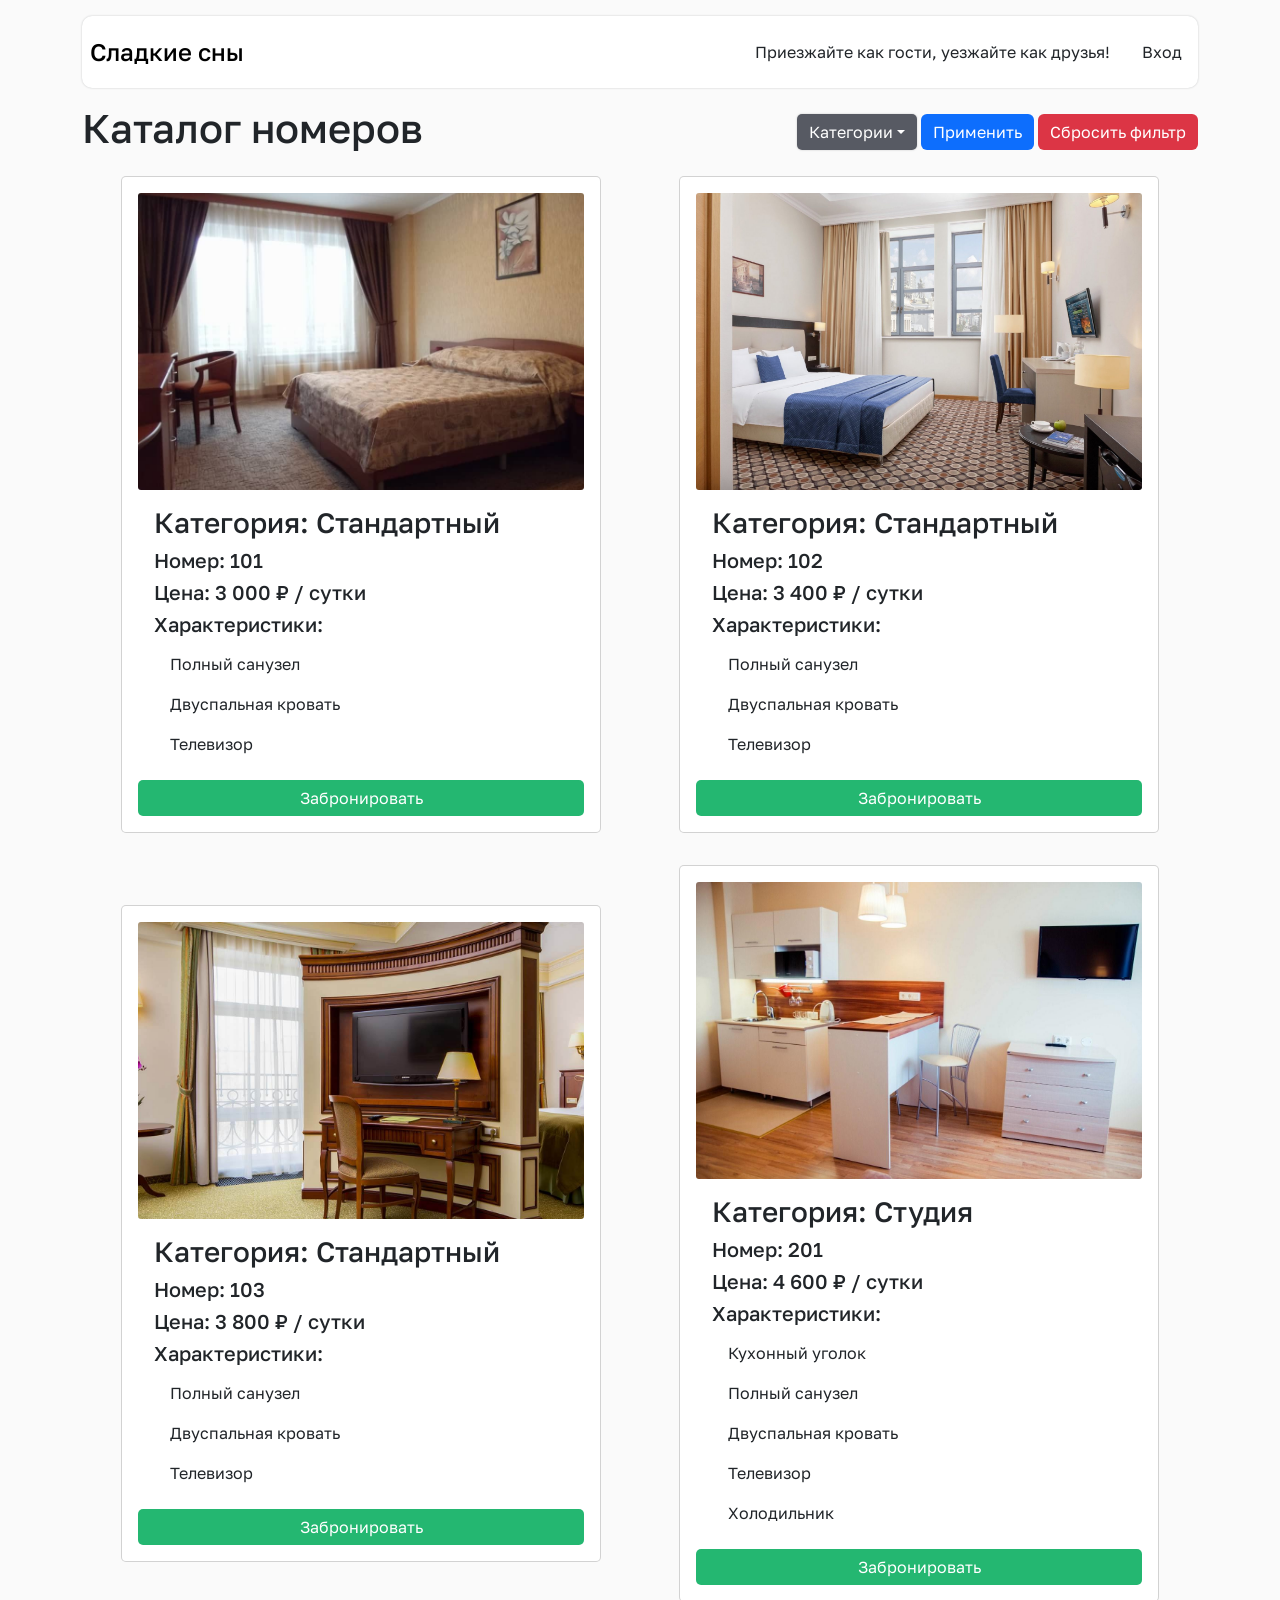
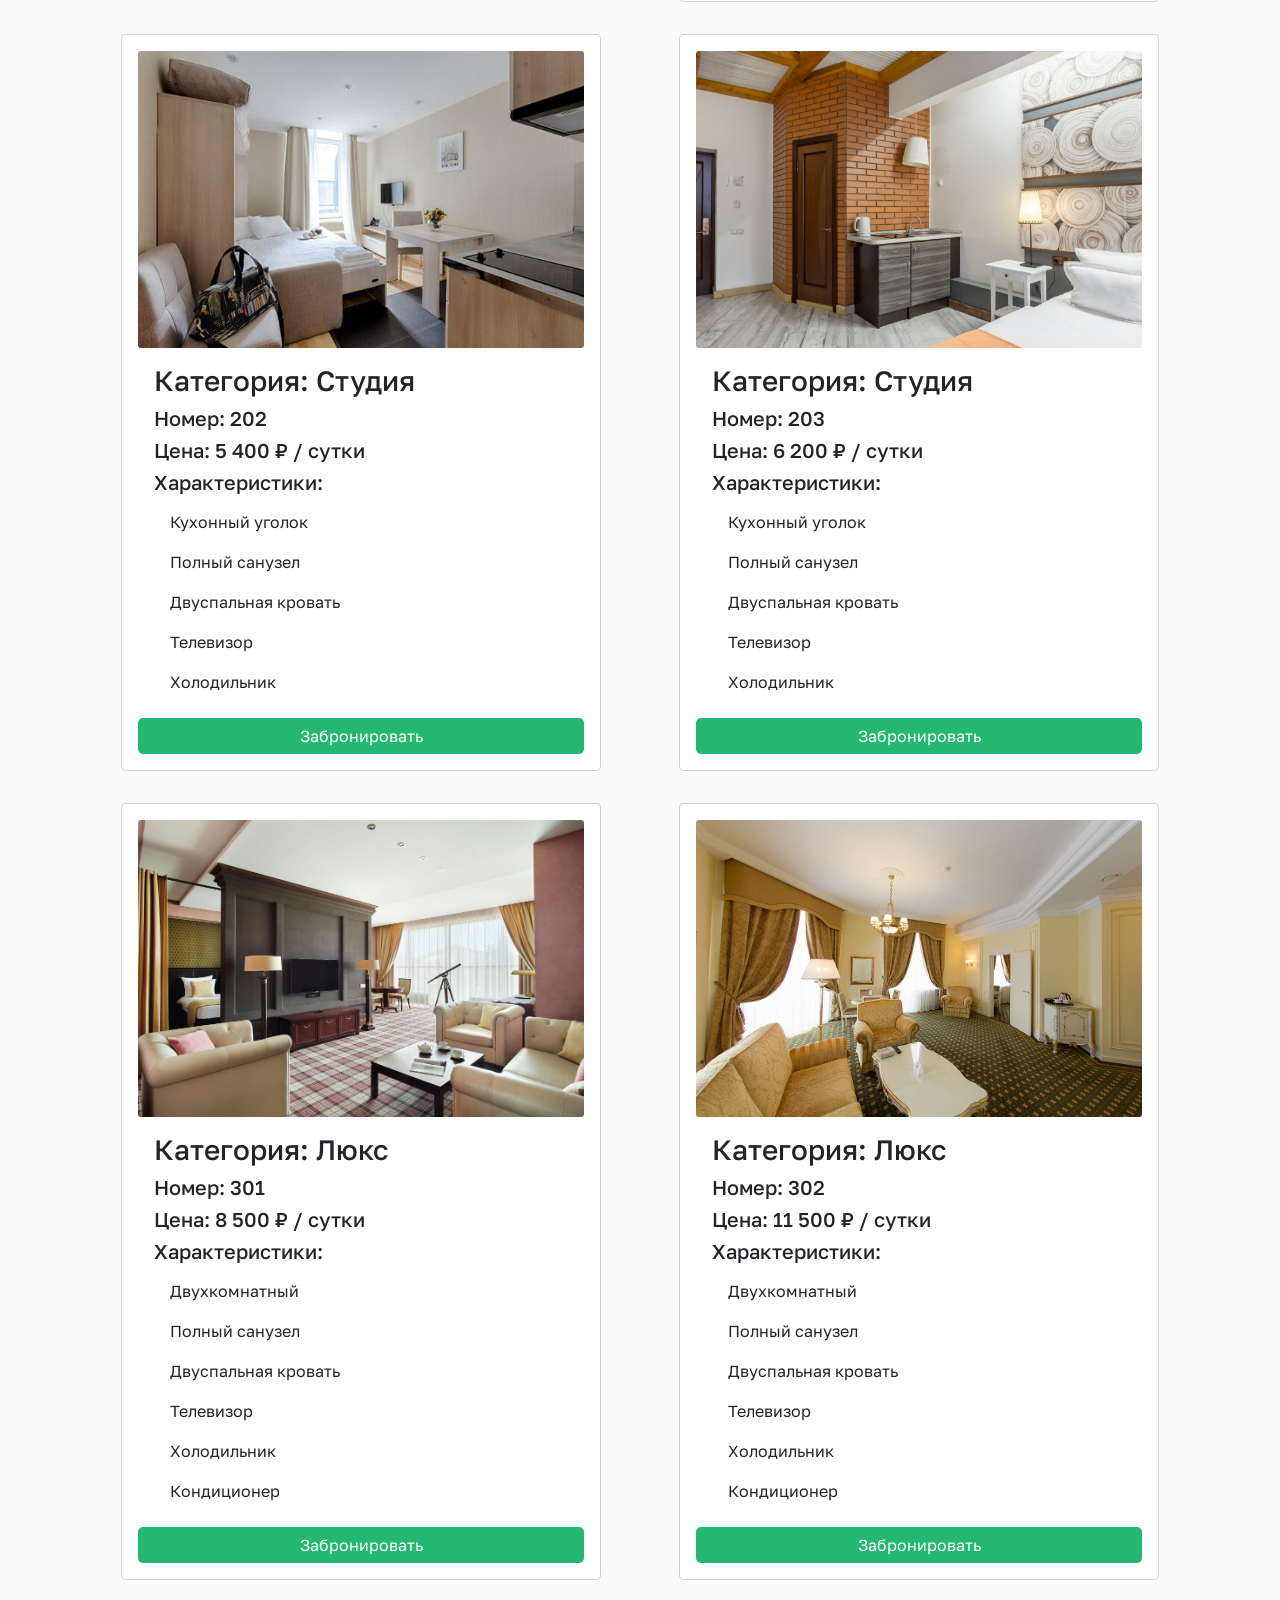
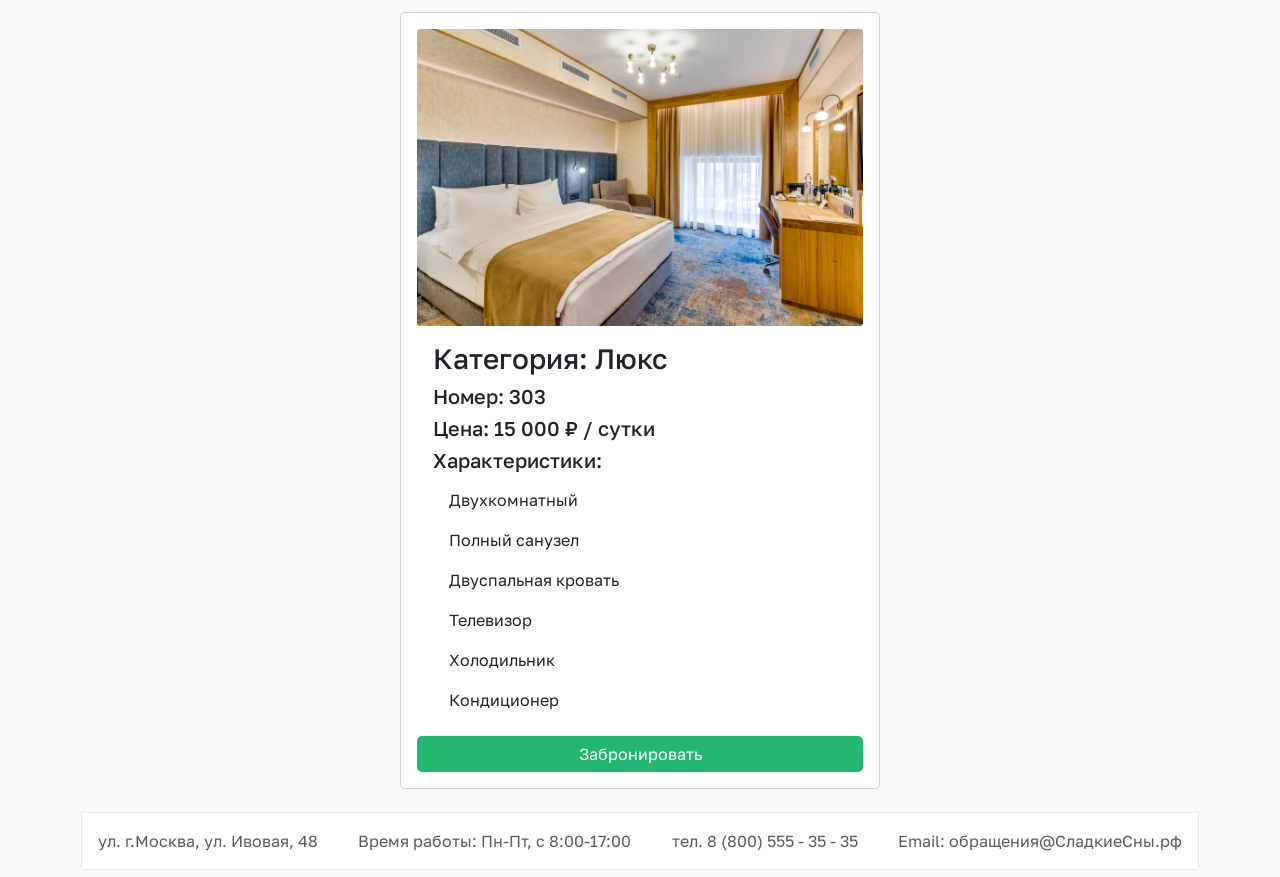
<file: index.html>
<!doctype html>
<html lang="ru">
<head>
    <meta charset="UTF-8">
    <meta name="viewport" content="width=device-width, initial-scale=1.0">
    <link rel="stylesheet" href="css/bootstrap.min.css">
    <link rel="stylesheet" href="css/index.css">
    <title>Каталог номеров - Сладкие сны</title>
</head>
<body class="container">
<header class="d-flex flex-wrap justify-content-center py-3">
    <a href="index.html" class="d-flex align-items-center mb-3 mb-md-0 me-md-auto link-body-emphasis text-decoration-none">
        <span class="fs-4 mx-2 fw-medium">Сладкие сны</span>
    </a>
    <ul class="nav" id="nav"></ul>
</header>
<div id="alerts"></div>
<main>
    <div class="d-flex justify-content-between flex-wrap align-items-center">
        <h1>Каталог номеров</h1>
        <form id="filter" class="plain" method="get" action="index.html">
            <div class="dropdown d-inline-block">
                <button class="btn btn-secondary dropdown-toggle" type="button" data-bs-toggle="dropdown" data-bs-auto-close="outside" aria-expanded="false">Категории</button>
                <ul class="dropdown-menu p-2" id="filter-list"></ul>
            </div>
            <button class="btn btn-primary my-1" type="submit">Применить</button>
            <a class="btn btn-danger my-1" href="index.html">Сбросить фильтр</a>
        </form>
    </div>
    <div id="filter-note"></div>
    <div class="d-flex justify-content-around flex-wrap align-items-center" id="rooms"></div>
</main>
<footer class="py-2 my-2">
    <ul class="nav justify-content-between align-items-center">
        <li class="nav-item"><a href="#" class="nav-link text-body-secondary">ул. г.Москва, ул. Ивовая, 48</a></li>
        <li class="nav-item"><a href="#" class="nav-link text-body-secondary">Время работы: Пн-Пт, с 8:00-17:00</a></li>
        <li class="nav-item"><a href="tel:88005553535" class="nav-link text-body-secondary">тел. 8 (800) 555 - 35 - 35</a></li>
        <li class="nav-item"><a href="mailto:обращения@СладкиеСны.рф" class="nav-link text-body-secondary">Email: обращения@СладкиеСны.рф</a></li>
    </ul>
</footer>
<script src="js/bootstrap.bundle.min.js"></script>
<script src="js/common.js"></script>
<script src="js/catalog.js"></script>
</body>
</html>
</file>
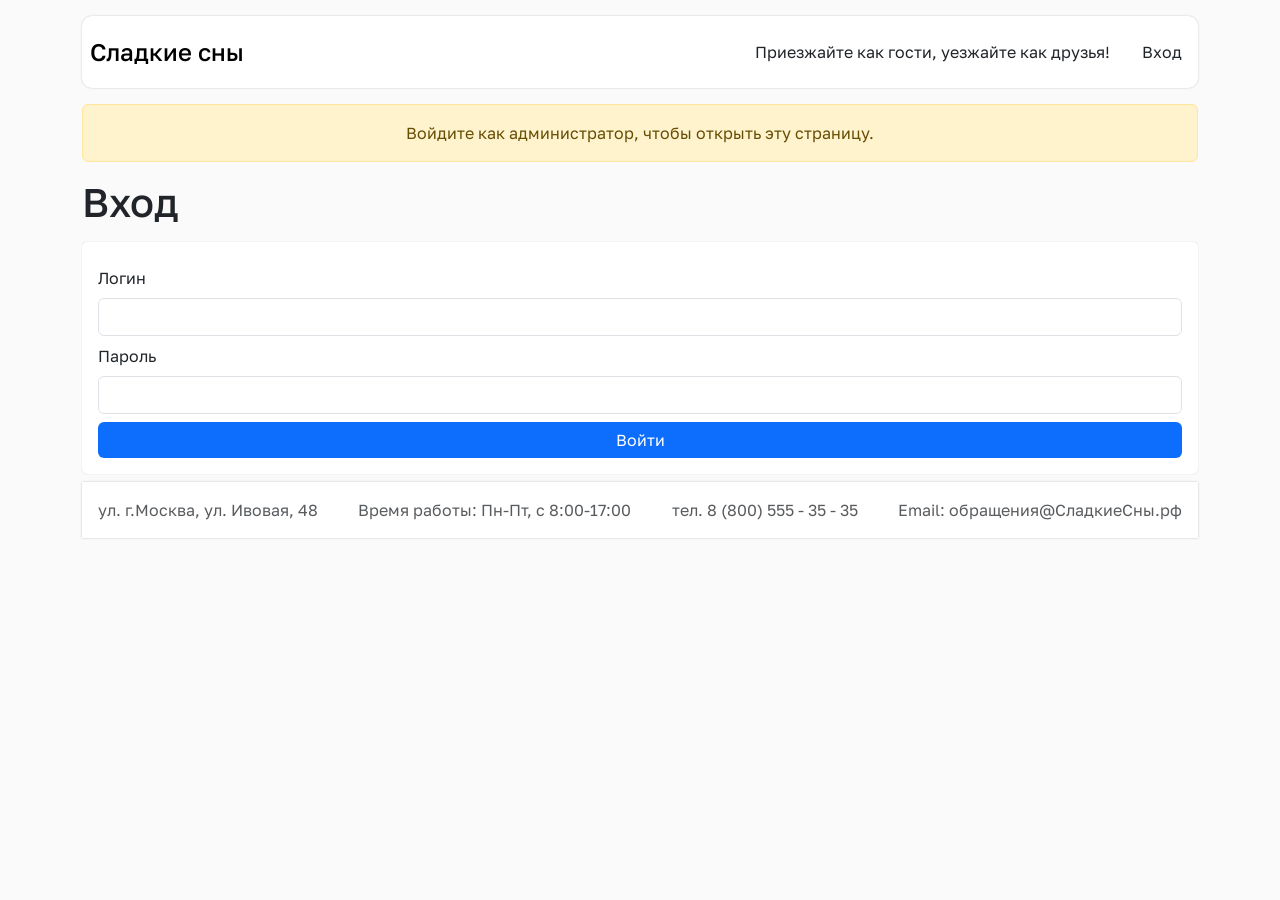
<file: admin.html>
<!doctype html>
<html lang="ru">
<head>
    <meta charset="UTF-8">
    <meta name="viewport" content="width=device-width, initial-scale=1.0">
    <link rel="stylesheet" href="css/bootstrap.min.css">
    <link rel="stylesheet" href="css/index.css">
    <title>Панель администратора - Сладкие сны</title>
</head>
<body class="container">
<header class="d-flex flex-wrap justify-content-center py-3">
    <a href="index.html" class="d-flex align-items-center mb-3 mb-md-0 me-md-auto link-body-emphasis text-decoration-none">
        <span class="fs-4 mx-2 fw-medium">Сладкие сны</span>
    </a>
    <ul class="nav" id="nav"></ul>
</header>
<div id="alerts"></div>
<main>
    <div class="d-flex justify-content-between flex-wrap align-items-center">
        <h1>Панель администратора</h1>
    </div>
    <div id="empty" class="alert alert-info d-none">Заявок пока нет.</div>
    <div class="d-flex justify-content-around flex-wrap align-items-center" id="bookings"></div>
</main>
<footer class="py-2 my-2">
    <ul class="nav justify-content-between align-items-center">
        <li class="nav-item"><a href="#" class="nav-link text-body-secondary">ул. г.Москва, ул. Ивовая, 48</a></li>
        <li class="nav-item"><a href="#" class="nav-link text-body-secondary">Время работы: Пн-Пт, с 8:00-17:00</a></li>
        <li class="nav-item"><a href="tel:88005553535" class="nav-link text-body-secondary">тел. 8 (800) 555 - 35 - 35</a></li>
        <li class="nav-item"><a href="mailto:обращения@СладкиеСны.рф" class="nav-link text-body-secondary">Email: обращения@СладкиеСны.рф</a></li>
    </ul>
</footer>
<script src="js/bootstrap.bundle.min.js"></script>
<script src="js/common.js"></script>
<script src="js/admin.js"></script>
</body>
</html>
</file>
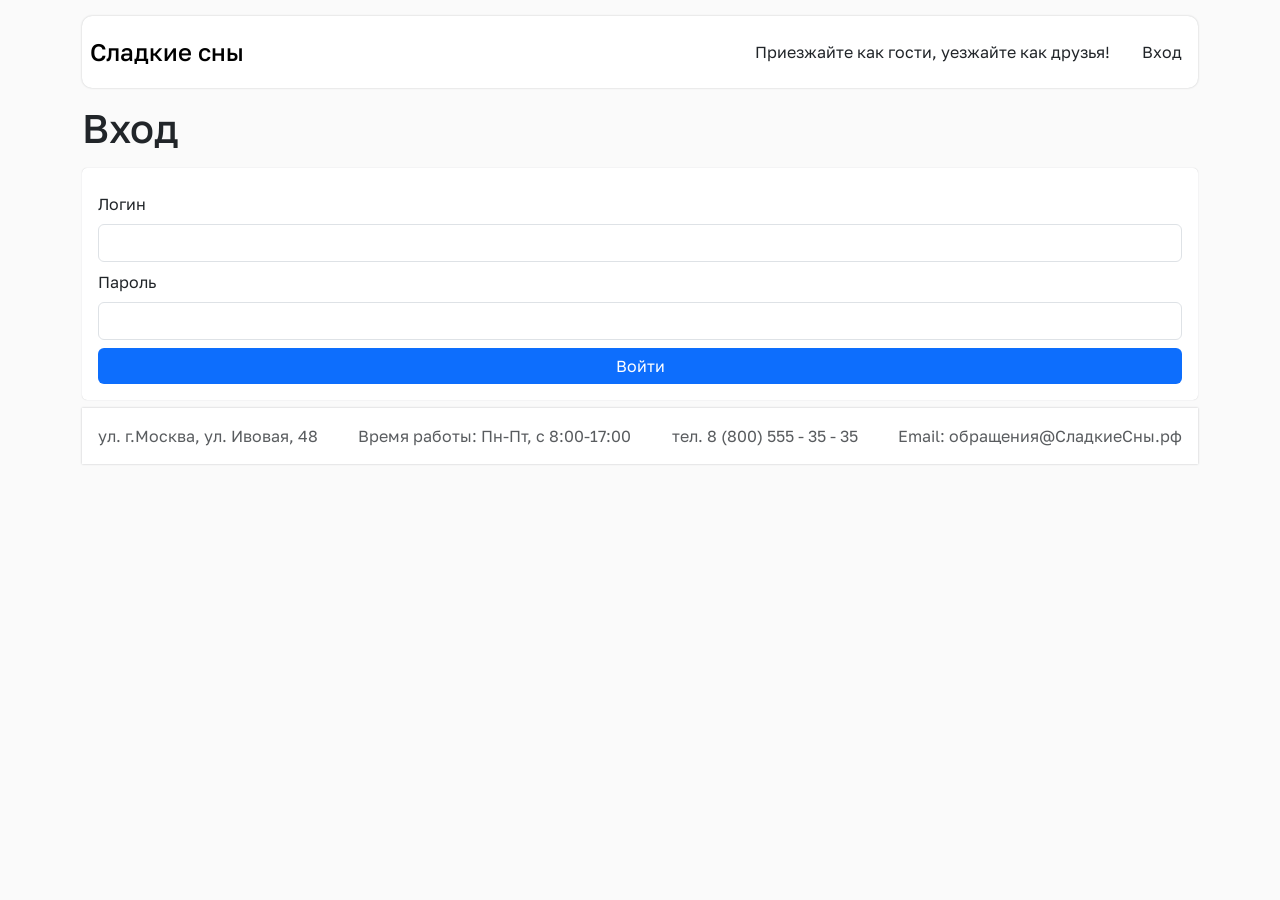
<file: login.html>
<!doctype html>
<html lang="ru">
<head>
    <meta charset="UTF-8">
    <meta name="viewport" content="width=device-width, initial-scale=1.0">
    <link rel="stylesheet" href="css/bootstrap.min.css">
    <link rel="stylesheet" href="css/index.css">
    <title>Вход - Сладкие сны</title>
</head>
<body class="container">
<header class="d-flex flex-wrap justify-content-center py-3">
    <a href="index.html" class="d-flex align-items-center mb-3 mb-md-0 me-md-auto link-body-emphasis text-decoration-none">
        <span class="fs-4 mx-2 fw-medium">Сладкие сны</span>
    </a>
    <ul class="nav" id="nav"></ul>
</header>
<div id="alerts"></div>
<main>
    <div class="d-flex justify-content-between flex-wrap align-items-center">
        <h1>Вход</h1>
    </div>
    <form class="my-2" id="login-form" novalidate>
        <div class="my-2">
            <label for="username" class="form-label">Логин</label>
            <input type="text" class="form-control" id="username" maxlength="30" required>
        </div>
        <div class="my-2">
            <label for="password" class="form-label">Пароль</label>
            <input type="password" class="form-control" id="password" required>
        </div>
        <div class="d-grid gap-2">
            <button class="btn btn-primary" type="submit">Войти</button>
        </div>
    </form>
</main>
<footer class="py-2 my-2">
    <ul class="nav justify-content-between align-items-center">
        <li class="nav-item"><a href="#" class="nav-link text-body-secondary">ул. г.Москва, ул. Ивовая, 48</a></li>
        <li class="nav-item"><a href="#" class="nav-link text-body-secondary">Время работы: Пн-Пт, с 8:00-17:00</a></li>
        <li class="nav-item"><a href="tel:88005553535" class="nav-link text-body-secondary">тел. 8 (800) 555 - 35 - 35</a></li>
        <li class="nav-item"><a href="mailto:обращения@СладкиеСны.рф" class="nav-link text-body-secondary">Email: обращения@СладкиеСны.рф</a></li>
    </ul>
</footer>
<script src="js/bootstrap.bundle.min.js"></script>
<script src="js/common.js"></script>
<script src="js/login.js"></script>
</body>
</html>
</file>
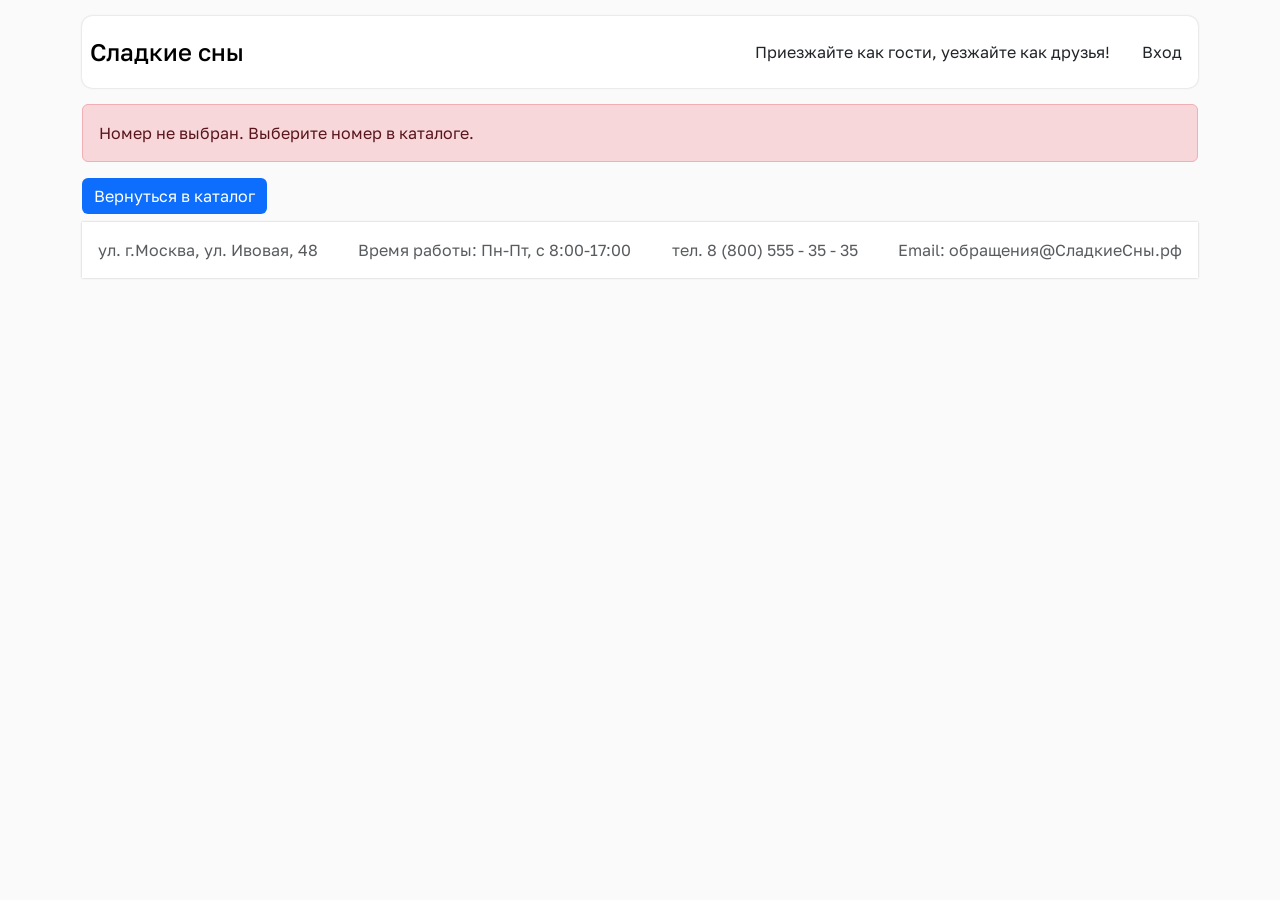
<file: order.html>
<!doctype html>
<html lang="ru">
<head>
    <meta charset="UTF-8">
    <meta name="viewport" content="width=device-width, initial-scale=1.0">
    <link rel="stylesheet" href="css/bootstrap.min.css">
    <link rel="stylesheet" href="css/index.css">
    <title>Бронирование номера - Сладкие сны</title>
</head>
<body class="container">
<header class="d-flex flex-wrap justify-content-center py-3">
    <a href="index.html" class="d-flex align-items-center mb-3 mb-md-0 me-md-auto link-body-emphasis text-decoration-none">
        <span class="fs-4 mx-2 fw-medium">Сладкие сны</span>
    </a>
    <ul class="nav" id="nav"></ul>
</header>
<div id="alerts"></div>
<main>
    <div class="d-flex justify-content-between flex-wrap align-items-center">
        <h1>Бронирование номера</h1>
    </div>
    <p class="lead" id="room-info"></p>
    <form class="row g-3 my-2" id="booking-form" novalidate>
        <div class="col-md-4">
            <label for="validationCustom01" class="form-label">Имя</label>
            <input type="text" class="form-control" id="validationCustom01" name="first_name" maxlength="50" required>
            <div class="invalid-feedback"></div>
        </div>
        <div class="col-md-4">
            <label for="validationCustom02" class="form-label">Фамилия</label>
            <input type="text" class="form-control" id="validationCustom02" name="last_name" maxlength="50" required>
            <div class="invalid-feedback"></div>
        </div>
        <div class="col-md-4">
            <label for="validationCustomPhone" class="form-label">Телефон</label>
            <input type="text" class="form-control" id="validationCustomPhone" name="phone" maxlength="16" required>
            <div class="invalid-feedback"></div>
        </div>
        <div class="col-md-6">
            <label for="validationCustom03" class="form-label">Почта</label>
            <input type="text" class="form-control" id="validationCustom03" name="email" maxlength="100" required>
            <div class="invalid-feedback"></div>
        </div>
        <div class="col-12">
            <div id="calendar" aria-label="Календарь бронирования"></div>
        </div>
        <div class="col-md-3">
            <label for="validationCustom04" class="form-label">Дата заезда</label>
            <input type="date" class="form-control" id="validationCustom04" name="check_in" required>
            <div class="invalid-feedback"></div>
        </div>
        <div class="col-md-3">
            <label for="validationCustom05" class="form-label">Дата выезда</label>
            <input type="date" class="form-control" id="validationCustom05" name="check_out" required>
            <div class="invalid-feedback"></div>
        </div>
        <div class="d-grid gap-2">
            <button class="btn btn-primary" type="submit">Отправить заявку</button>
        </div>
    </form>
</main>
<footer class="py-2 my-2">
    <ul class="nav justify-content-between align-items-center">
        <li class="nav-item"><a href="#" class="nav-link text-body-secondary">ул. г.Москва, ул. Ивовая, 48</a></li>
        <li class="nav-item"><a href="#" class="nav-link text-body-secondary">Время работы: Пн-Пт, с 8:00-17:00</a></li>
        <li class="nav-item"><a href="tel:88005553535" class="nav-link text-body-secondary">тел. 8 (800) 555 - 35 - 35</a></li>
        <li class="nav-item"><a href="mailto:обращения@СладкиеСны.рф" class="nav-link text-body-secondary">Email: обращения@СладкиеСны.рф</a></li>
    </ul>
</footer>
<script src="js/bootstrap.bundle.min.js"></script>
<script src="js/common.js"></script>
<script src="js/jquery-3.7.1.slim.min.js"></script>
<script src="js/jquery.inputmask.min.js"></script>
<script src="js/index.js"></script>
<script src="js/order.js"></script>
<script src="js/calendar.js"></script>
</body>
</html>
</file>
<file: css/index.css>
@font-face {
    src: url("../fonts/GolosText-Regular.ttf");
    font-family: "Golos";
    font-weight: normal;
}

@font-face {
    src: url("../fonts/GolosText-Medium.ttf");
    font-family: "Golos";
    font-weight: 500;
}

@font-face {
    src: url("../fonts/GolosText-Bold.ttf");
    font-family: "Golos";
    font-weight: bold;
}

body {
    background: #FAFAFA;
    color: #212529;
    font-size: 16px;
    font-family: "Golos", sans-serif;
}

header {
    margin: 1rem 0;
    border-radius: 10px;
    box-shadow: 0 0 2px 0 rgba(33, 37, 41, 0.25);
    background: rgb(255, 255, 255);
}

footer{
    box-shadow: 0 0 2px 0 rgba(33, 37, 41, 0.25);
    background: rgb(255, 255, 255);
}

.nav-link {
    color: #212529;
}

.card {
    padding: 1rem;
    max-width: 30rem;
    max-height: 45rem;
    border-radius: 5px;
    box-shadow: 0 0 1px 0 rgba(33, 37, 41, 0.02);
    background: rgb(255, 255, 255);
    margin: 1rem 0;
    transition: all .3s ease-in-out;


    .card-img-top {
        border-radius: 3px;
        transition: all .3s ease-in-out;
    }

    &:hover {
        transform: translateY(-5px);
        transition: all .3s ease-in-out;
    }
}

.list-group-item:first-child, .list-group-item:last-child {
    border-bottom-left-radius: 0;
    border-bottom-right-radius: 0;
}

.list-group, .list-group-item {
    border: none;
    transition: all .3s ease-in-out;

    &:hover {
        cursor: pointer;
        transition: all .3s ease-in-out;
        background: rgb(241, 241, 241);
        transform: translateY(-3px);
    }
}

.btn {
    border: none;
}

.btn-success {
    border-radius: 5px;
    background: rgb(36, 183, 113);

    &:hover {
        color: #ffffff;
        background-color: rgb(36, 183, 113);
        box-shadow: 0 0 2px 0 rgba(36, 183, 113, 0.25);
        border-color: #24B771FF;
    }
}

.alert-success{
    color: #ffffff;
    background-color: #24B771FF;
    box-shadow: 0 0 2px 0 rgba(36, 183, 113, 0.25);
    border-color: #24B771FF;
}

.btn-secondary {
    border-radius: 5px;

    box-shadow: 0 0 2px 0 rgba(33, 37, 41, 0.25);
    background: rgba(33, 37, 48, 0.75);
}

.dropdown-menu.show {
    border: none;
    box-shadow: 0 0 2px 0 rgba(33, 37, 41, 0.25);
    width: 10.5rem;
    margin: 0.5rem 0 !important;
}

.dropdown-item {
    border: none;

    &:active {
        box-shadow: 0 0 2px 0 rgba(33, 37, 41, 0.25);
        color: #ffffff;
        background: #007AFFFF;
    }
}

form{
    padding: 1rem;
    border-radius: 5px;
    box-shadow: 0 0 1px 0 rgba(33, 37, 41, 0.25);
    background: rgb(255, 255, 255);
    margin: 1rem 0;
    transition: all .3s ease-in-out;
}

.card-img-top {
    aspect-ratio: 3 / 2;
    object-fit: cover;
}

form.plain {
    padding: 0;
    margin: 0;
    box-shadow: none;
    background: none;
}

/* Календарь бронирования */
#calendar {
    max-width: 22rem;
    padding: 1rem;
    border-radius: 5px;
    box-shadow: 0 0 1px 0 rgba(33, 37, 41, 0.25);
    background: rgb(255, 255, 255);
}

#calendar .cal-head {
    display: flex;
    justify-content: space-between;
    align-items: center;
    margin-bottom: .5rem;
}

#calendar .cal-grid {
    display: grid;
    grid-template-columns: repeat(7, 1fr);
    gap: 2px;
}

#calendar .cal-week {
    text-align: center;
    font-size: .8rem;
    color: #6c757d;
}

#calendar .cal-day {
    border: 0;
    border-radius: 4px;
    padding: .4rem 0;
    background: #f8f9fa;
    text-align: center;
}

#calendar button.cal-day:not(:disabled):hover {
    background: #cfe2ff;
}

#calendar .cal-day.is-range {
    background: #cfe2ff;
}

#calendar .cal-day.is-start,
#calendar .cal-day.is-end {
    background: #0d6efd;
    color: #fff;
}

#calendar .cal-day.is-inactive {
    background: #e9ecef;
    color: #adb5bd;
    text-decoration: line-through;
    cursor: not-allowed;
}

#calendar .cal-hint {
    margin: .75rem 0 .25rem;
    font-size: .9rem;
}

#calendar .cal-legend {
    margin: 0;
    font-size: .8rem;
    color: #6c757d;
}

#calendar .cal-legend .cal-day {
    display: inline-block;
    width: 1.6rem;
    padding: .1rem 0;
}

/* Карточка растёт по содержимому: у люкса шесть характеристик */
.card {
    max-height: none;
}
</file>
